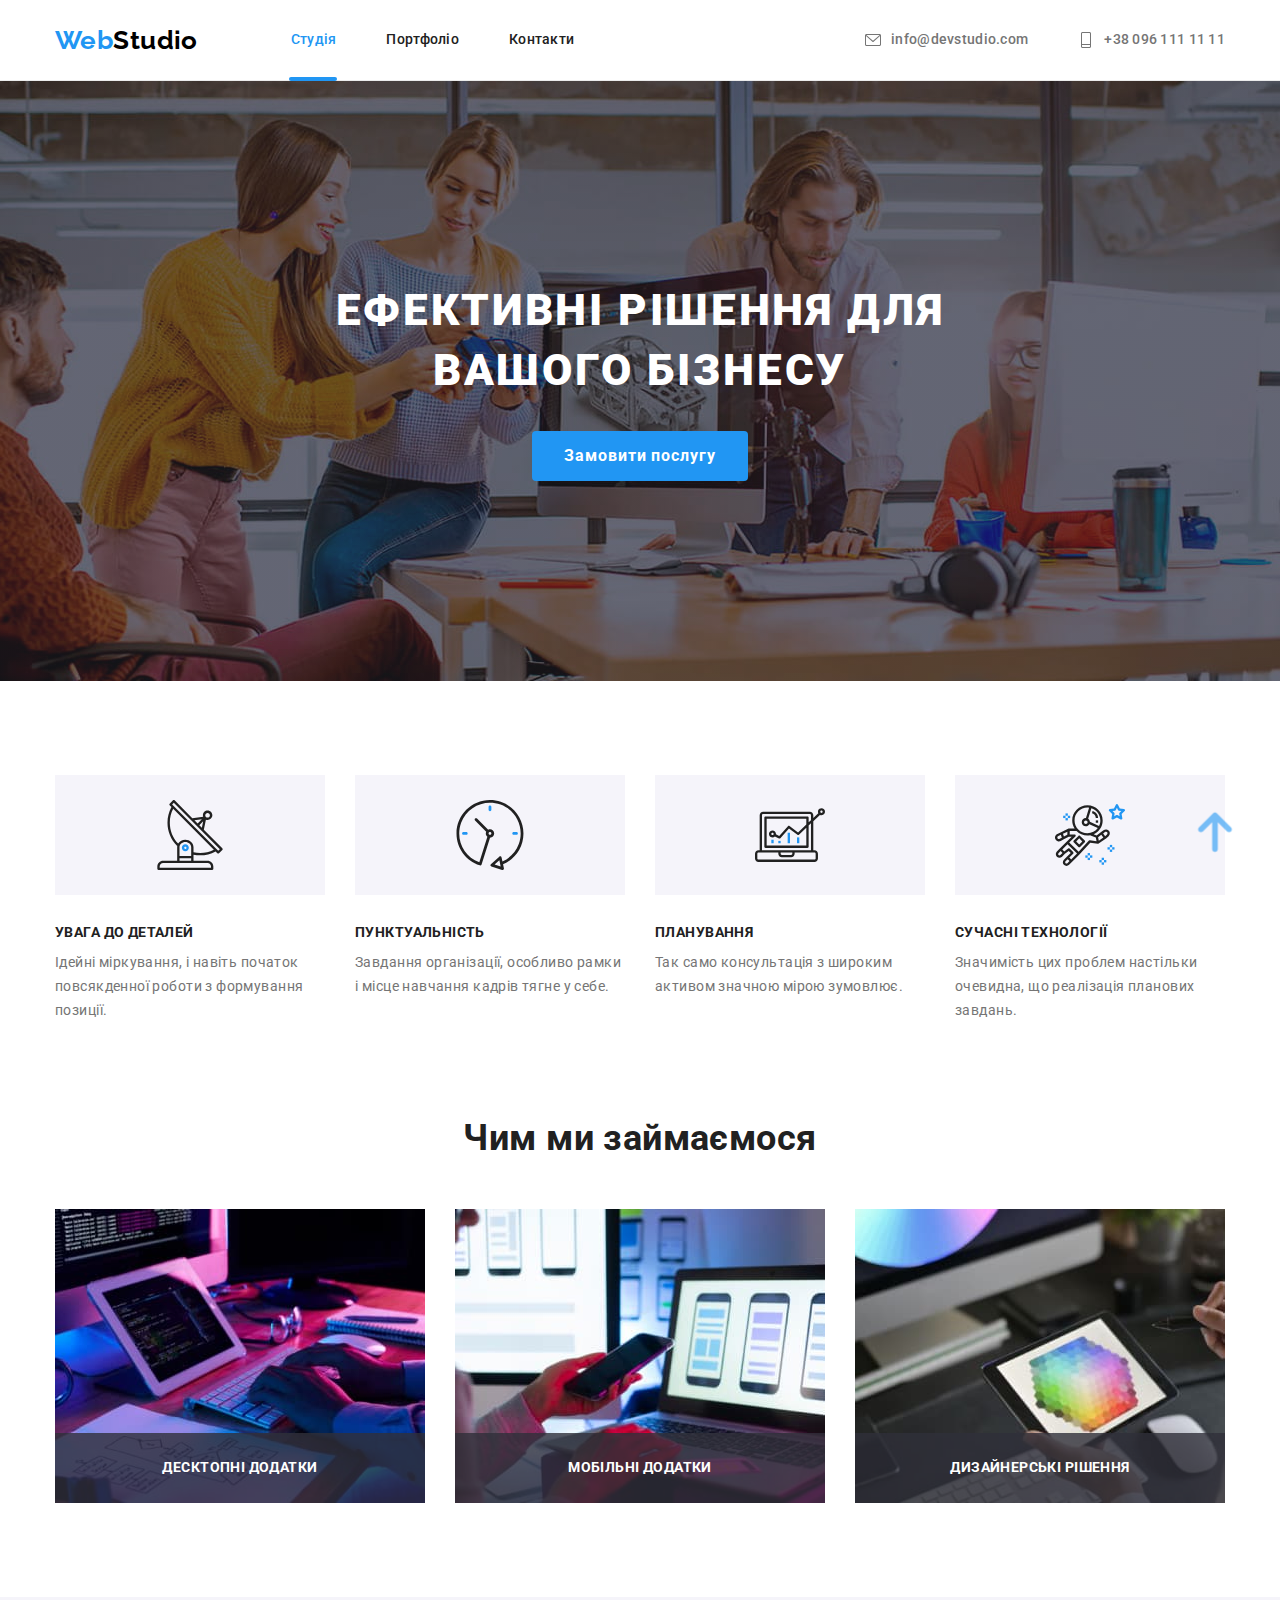
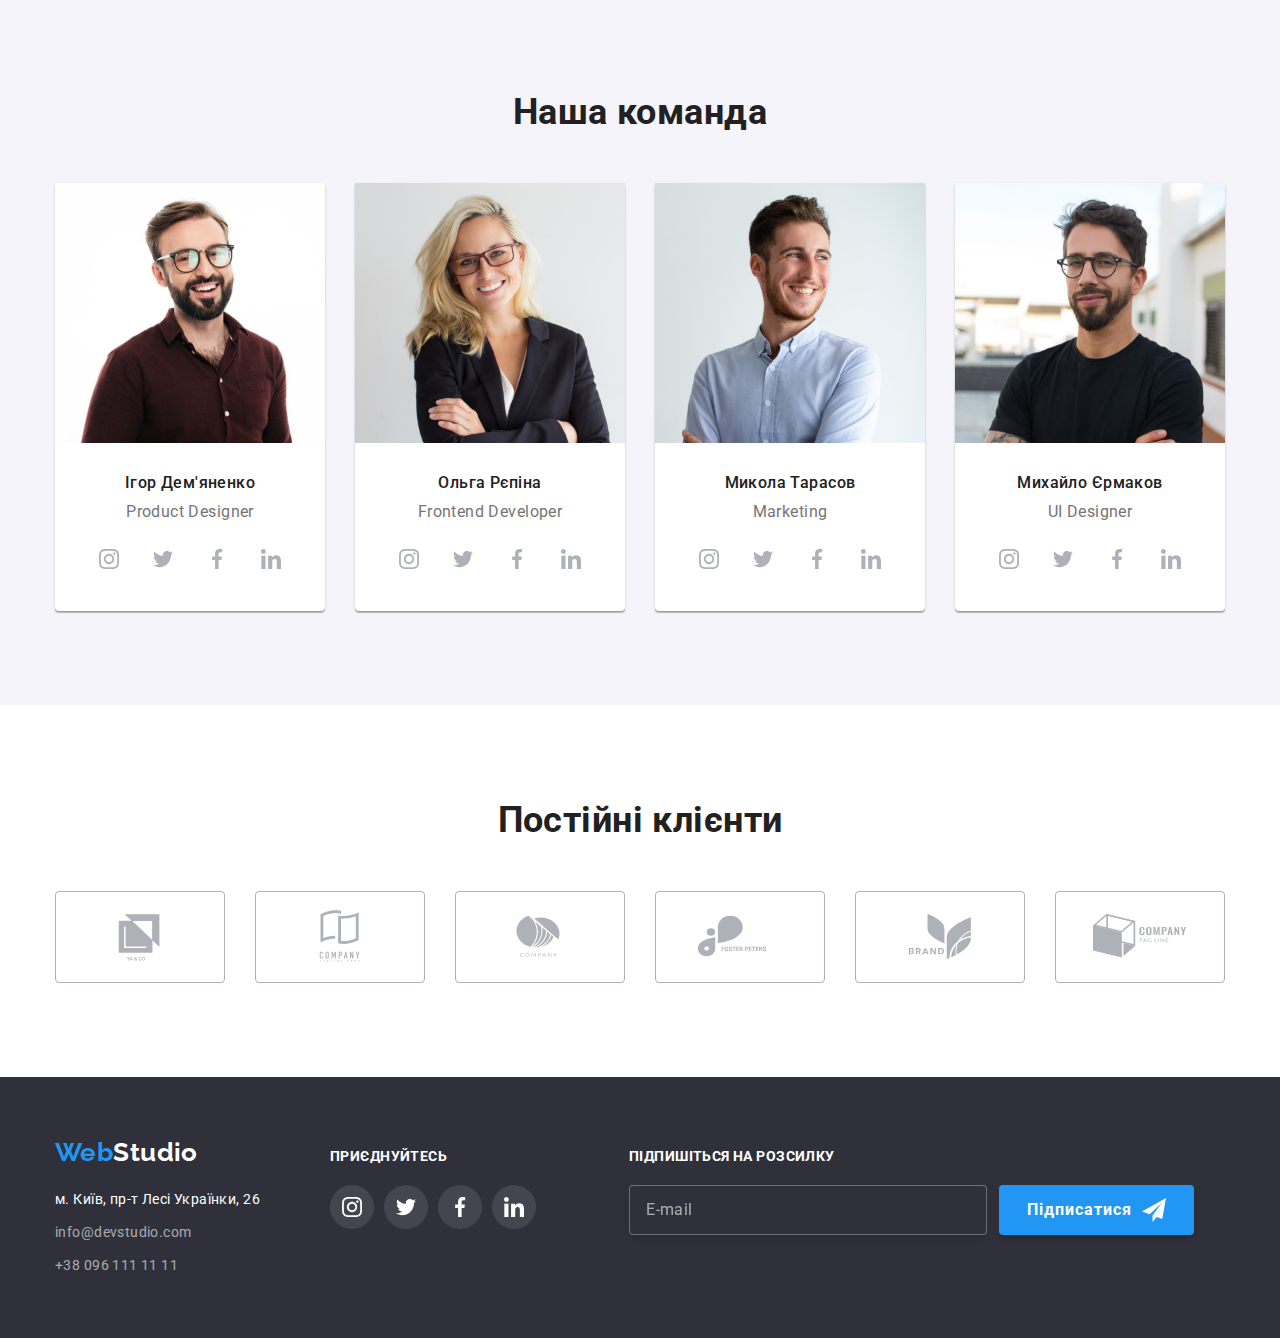
<file: index.html>
<!DOCTYPE html>
<html lang="uk">
	<head>
		<meta charset="UTF-8" />
		<meta http-equiv="X-UA-Compatible" content="IE=edge" />
		<meta name="viewport" content="width=device-width, initial-scale=1.0" />
		<meta name="description" content="Веб Студія" />
		<title>WebStudio</title>
		<link rel="preconnect" href="https://fonts.googleapis.com" />
		<link rel="preconnect" href="https://fonts.gstatic.com" crossorigin />
		<link href="https://fonts.googleapis.com/css2?family=Raleway:wght@700&family=Roboto:wght@400;500;700;900&display=swap" rel="stylesheet" />
		<link rel="stylesheet" href="https://cdnjs.cloudflare.com/ajax/libs/modern-normalize/1.1.0/modern-normalize.min.css">
		<link rel="stylesheet" href="./styles/styles.css" />
	</head>
	<body>
		
		<header class="header">
			<div class="container main-links">
			<nav
			class="main-nav">
				<a href="./index.html" class="logo" id="logo-up-link">
					<span class="logo-web">Web</span>Studio
				</a>
				<ul class="nav-list">
					<li class="nav-list-links"><a href="./index.html" class="studio">Студія</a></li>
					<li class="nav-list-links"><a href="./portfolio.html">Портфоліо</a></li>
					<li class="nav-list-links"><a href="">Контакти</a></li>
				</ul>
			</nav>

			<ul class="nav-contacts">
				<li class="nav-list-links"> 
				    <a href="mailto:info@devstudio.com"><svg class="nav-icon-mail">
					<use href="./images/icons-opt.svg#icon-envelope"></use></svg>info@devstudio.com</a>
			</li>
				<li class="nav-list-links">
					<a href="tel:+380961111111"><svg class="nav-icon-tel">
					<use href="./images/icons-opt.svg#icon-phone"></use></svg>+38 096 111 11 11</a>
				</li>
			</ul>
			</div>
		</header>
		
		<main>
			<section class="hero">
				<div class="container hero-title">
				<h1 class="main-title">Ефективні рішення для вашого бізнесу</h1>
				<button type="button" class="button-order" data-modal-open>Замовити послугу</button>
				</div>
			</section>
			

			<section class="features section-paddings">
				<div class="container">
				<h2 class="section-title visually-hidden">Особливості</h2>
				<ul class="features-items">
					<li>
						<div class="features-picture">
							<svg class="features-icon">
							<use href="./images/icons-opt.svg#icon-features-img-1"></use>
						</svg>
						</div>
						<h3>Увага до деталей</h3>
						<p >Ідейні міркування, і навіть початок повсякденної роботи з формування позиції.</p>
					</li>
					<li>
						<div class="features-picture">
							<svg class="features-icon">
							<use href="./images/icons-opt.svg#icon-features-img-2"></use>
						</svg>
						</div>
						<h3>Пунктуальність</h3>
						<p>Завдання організації, особливо рамки і місце навчання кадрів тягне у себе.</p>
					</li>
					<li>
						<div class="features-picture">
							<svg class="features-icon">
							<use href="./images/icons-opt.svg#icon-features-img-3"></use>
						</svg>
						</div>
						<h3>Планування</h3>
						<p>Так само консультація з широким активом значною мірою зумовлює.</p>
					</li>
					<li>
						<div class="features-picture">
							<svg class="features-icon">
							<use href="./images/icons-opt.svg#icon-features-img-4"></use>
						</svg>
						</div>
						<h3>Сучасні технології</h3>
						<p>Значимість цих проблем настільки очевидна, що реалізація планових завдань.</p>
					</li>
				</ul>
				</div>
			</section>

			<section class="our-work">
				<div class="container">
				<h2 class="section-title">Чим ми займаємося</h2>
				<ul class="our-work-list">
					<li class="our-work-items">
						<img src="./images/dekstop.jpg" alt="Зображення настільного комп'ютера" width="370" />
						<p class="our-work-img-description">Десктопні додатки</p>
					</li>
					<li class="our-work-items">
						<img src="./images/mobile.jpg" alt="Зображення мобільного телефону" width="370" />
						<p class="our-work-img-description">Мобільні додатки</p>
					</li>
					<li class="our-work-items">
						<img src="./images/tablet.jpg" alt="Зображення планшету" width="370" />
						<p class="our-work-img-description">Дизайнерські рішення</p>
					</li>
				</ul>
				</div>
			</section>

			<section class="our-team section-paddings">
				<div class="container">
				<h2 class="section-title">Наша команда</h2>
				<ul class="our-team-list">
					<li class="our-team-item">
						<img src="./images/ihor.jpg" alt="Фото Ігора Дем'яненка" width="270" />
						<div class="team-description">
						<h3 class="team-names">Ігор Дем'яненко</h3>
						<p class="team-position">Product Designer</p>
						<ul class="social-list">
							<li class="social-items"><a class="social-network" href="https://www.instagram.com/"> <svg class="social-icon"><use href="./images/icons-opt.svg#icon-instagram"></use></svg></a></li>
							<li class="social-items"><a class="social-network" href="https://twitter.com/"> <svg class="social-icon"><use href="./images/icons-opt.svg#icon-twitter"></use></svg></a></li>
							<li class="social-items"><a class="social-network" href="https://www.facebook.com/"> <svg class="social-icon"><use href="./images/icons-opt.svg#icon-facebook"></use></svg></a></li>
							<li class="social-items"><a class="social-network" href="https://www.linkedin.com/"> <svg class="social-icon"><use href="./images/icons-opt.svg#icon-linkedin"></use></svg></a></li>
						</ul>
						</div>
					</li>
					<li class="our-team-item">
						<img src="./images/olha.jpg" alt="Фото Ігора Дем'яненка" width="270" />
						<div class="team-description">
						<h3 class="team-names">Ольга Рєпіна</h3>
						<p class="team-position">Frontend Developer</p>
						<ul class="social-list">
							<li class="social-items"><a class="social-network" href="https://www.instagram.com/"> <svg class="social-icon"><use href="./images/icons-opt.svg#icon-instagram"></use></svg></a></li>
							<li class="social-items"><a class="social-network" href="https://twitter.com/"> <svg class="social-icon"><use href="./images/icons-opt.svg#icon-twitter"></use></svg></a></li>
							<li class="social-items"><a class="social-network" href="https://www.facebook.com/"> <svg class="social-icon"><use href="./images/icons-opt.svg#icon-facebook"></use></svg></a></li>
							<li class="social-items"><a class="social-network" href="https://www.linkedin.com/"> <svg class="social-icon"><use href="./images/icons-opt.svg#icon-linkedin"></use></svg></a></li>
						</ul>
						</div>	
					</li>
					<li class="our-team-item">
						<img src="./images/mykola.jpg" alt="Фото Ігора Дем'яненка" width="270" />
						<div class="team-description">
						<h3 class="team-names">Микола Тарасов</h3>
						<p class="team-position">Marketing</p>
						<ul class="social-list">
							<li class="social-items"><a class="social-network" href="https://www.instagram.com/"> <svg class="social-icon"><use href="./images/icons-opt.svg#icon-instagram"></use></svg></a></li>
							<li class="social-items"><a class="social-network" href="https://twitter.com/"> <svg class="social-icon"><use href="./images/icons-opt.svg#icon-twitter"></use></svg></a></li>
							<li class="social-items"><a class="social-network" href="https://www.facebook.com/"> <svg class="social-icon"><use href="./images/icons-opt.svg#icon-facebook"></use></svg></a></li>
							<li class="social-items"><a class="social-network" href="https://www.linkedin.com/"> <svg class="social-icon"><use href="./images/icons-opt.svg#icon-linkedin"></use></svg></a></li>
						</ul>
						</div>
					</li>
					<li class="our-team-item">
						<img src="./images/mykhailo.jpg" alt="Фото Ігора Дем'яненка" width="270" />
						<div class="team-description">
						<h3 class="team-names">Михайло Єрмаков</h3>
						<p class="team-position">UI Designer</p>
						<ul class="social-list">
							<li class="social-items"><a class="social-network" href="https://www.instagram.com/"> <svg class="social-icon"><use href="./images/icons-opt.svg#icon-instagram"></use></svg></a></li>
							<li class="social-items"><a class="social-network" href="https://twitter.com/"> <svg class="social-icon"><use href="./images/icons-opt.svg#icon-twitter"></use></svg></a></li>
							<li class="social-items"><a class="social-network" href="https://www.facebook.com/"> <svg class="social-icon"><use href="./images/icons-opt.svg#icon-facebook"></use></svg></a></li>
							<li class="social-items"><a class="social-network" href="https://www.linkedin.com/"> <svg class="social-icon"><use href="./images/icons-opt.svg#icon-linkedin"></use></svg></a></li>
						</ul>
						</div>
					</li>
				</ul>
				</div>
			</section>

			<section class="clients section-paddings">
				<div class="container">
				<h2 class="section-title">Постійні клієнти</h2>
				<ul class="clients-list">
					<li class="clients-item"><a class="client-link" href=""><svg class="client-icon"><use href="./images/icons-opt.svg#icon-company-logo-1"></use></svg></a></li>
					<li class="clients-item"><a class="client-link" href=""><svg class="client-icon"><use href="./images/icons-opt.svg#icon-company-logo-2"></use></svg></a></li>
					<li class="clients-item"><a class="client-link" href=""><svg class="client-icon"><use href="./images/icons-opt.svg#icon-company-logo-3"></use></svg></a></li>
					<li class="clients-item"><a class="client-link" href=""><svg class="client-icon"><use href="./images/icons-opt.svg#icon-company-logo-4"></use></svg></a></li>
					<li class="clients-item"><a class="client-link" href=""><svg class="client-icon"><use href="./images/icons-opt.svg#icon-company-logo-5"></use></svg></a></li>
					<li class="clients-item"><a class="client-link" href=""><svg class="client-icon"><use href="./images/icons-opt.svg#icon-company-logo-6"></use></svg></a></li>
				</ul>
				</div>
			</section>
		</main>


		<footer class="footer">
		  <div class="container footer-sections">
			 <div class="footer-address">
			  <a href="./index.html" class="logo-footer">
				 <span class="logo-web">Web</span>Studio
			  </a>
			
			  <address>
				 <ul>
					<li class="address-item">
						<a href="https://goo.gl/maps/wGMn161sauySzobh9" target="_blank" rel="noopener noreferrer nofollow" class="footer-adress">м. Київ, пр-т Лесі Українки, 26</a>
					</li>
					<li class="address-item">
						<a href="mailto:info@devstudio.com" class="footer-contacts">info@devstudio.com</a>
					</li>
					<li class="address-item">
						<a href="tel:+380961111111" class="footer-contacts">+38 096 111 11 11</a>
					</li>
				</ul>
			  </address>
			 </div>
			 <div class="container-join">
				<p class="title-join">Приєднуйтесь</p>
				<ul class="join-list">
					<li class="join-item">
						<a class="join-link" href="">
							<svg class="join-icons" width="20px" height="20px">
								<use href="./images/icons-opt.svg#icon-instagram"></use>
							</svg>
						</a>
					</li>
					<li class="join-item">
						<a class="join-link" href="">
							<svg class="join-icons" width="20px" height="20px">
								<use href="./images/icons-opt.svg#icon-twitter"></use>
							</svg>
						</a>
					</li>
					<li class="join-item">
						<a class="join-link" href="">
							<svg class="join-icons" width="20px" height="20px">
								<use href="./images/icons-opt.svg#icon-facebook"></use>
							</svg>
						</a>
					</li>
					<li class="join-item">
						<a class="join-link" href="">
							<svg class="join-icons" width="20px" height="20px">
								<use href="./images/icons-opt.svg#icon-linkedin	"></use>
							</svg>
						</a>
					</li>
				</ul>
			 </div>

			 <div class="footer-subscription" role="group">
				<p class="title-join">Підпишіться на розсилку</p>
				<form class="footer-form-div" >
				<label class="footer-subscription-label">
					<input class="input-email" type="email" name="email" placeholder="E-mail"></label>
					<button class="subscription-button" type="submit">Підписатися<svg class="subscription-icon" width="24px" height="24px">
						<use href="./images/icons-opt.svg#icon-send"></use>
					</svg> </button></form>
			 </div>
	      </div>
		</footer>

		<a class="up-link" href="#logo-up-link">
			<svg class="up-icon" width="50px" height="50px">
				<use href="./images/icons-opt.svg#icon-arrow-up"></use>
			</svg>
		</a>

		<div class="backdrop is-hidden" data-modal>
			<div class="modal">
				<button class="modal-button-close" data-modal-close> <svg class="modal-button-icon" width="18px" height="18px">
					<use href="./images/icons-opt.svg#icon-close-button"></use>
				</svg> </button>
				<p class="modal-text">Залиште свої дані, ми вам передзвонимо</p>
				<form class="madal-form">
					<div class="form-field">
						<svg class="modal-icon" width="18px" height="18px">
							<use href="./images/icons-opt.svg#icon-person-modal"></use>
						</svg>
						<label class="field-label" for="user-name">Ім'я</label>
						<input class="form-input" type="text" name="name" id="user-name" >
					</div>
					<div class="form-field">
						<svg class="modal-icon" width="18px" height="18px">
							<use href="./images/icons-opt.svg#icon-phone-modal"></use>
						</svg>
						<label class="field-label" for="user-tel">Телефон</label>
						<input class="form-input" type="tel" name="phone number" id="user-tel">
					</div>
					<div class="form-field">
						<svg class="modal-icon" width="18px" height="18px">
							<use href="./images/icons-opt.svg#icon-email-modal"></use>
						</svg>
						<label class="field-label" for="user-email">Пошта</label>
						<input class="form-input" type="email" name="email" id="user-email">
					</div>
					<div class="form-field">
						<label class="field-label" for="user-comment">Коментар</label>
						<textarea class="form-textarea" name="user comment" id="user-comment" placeholder="Введіть текст"></textarea>
					</div>
					<div class="form-field inline-direction">	
						<label class="field-label checkbox-label" for="checkbox">
							<input class="form-input-checkbox" type="checkbox" name="terms policy" id="checkbox">
							<div class="checkbox-icon"></div><span><span class="agreed-text">Погоджуюся з розсилкою та приймаю</span> <a class="agreed-link" href="">Умови договору</a></span>
						</label>
					</div>
					<button class="subscription-button alt-submit-button" type="submit">Відправити</button>
				</form>
			</div>
		</div>
		<script src="./js/modal.js"></script>
	</body>
</html>
</file>
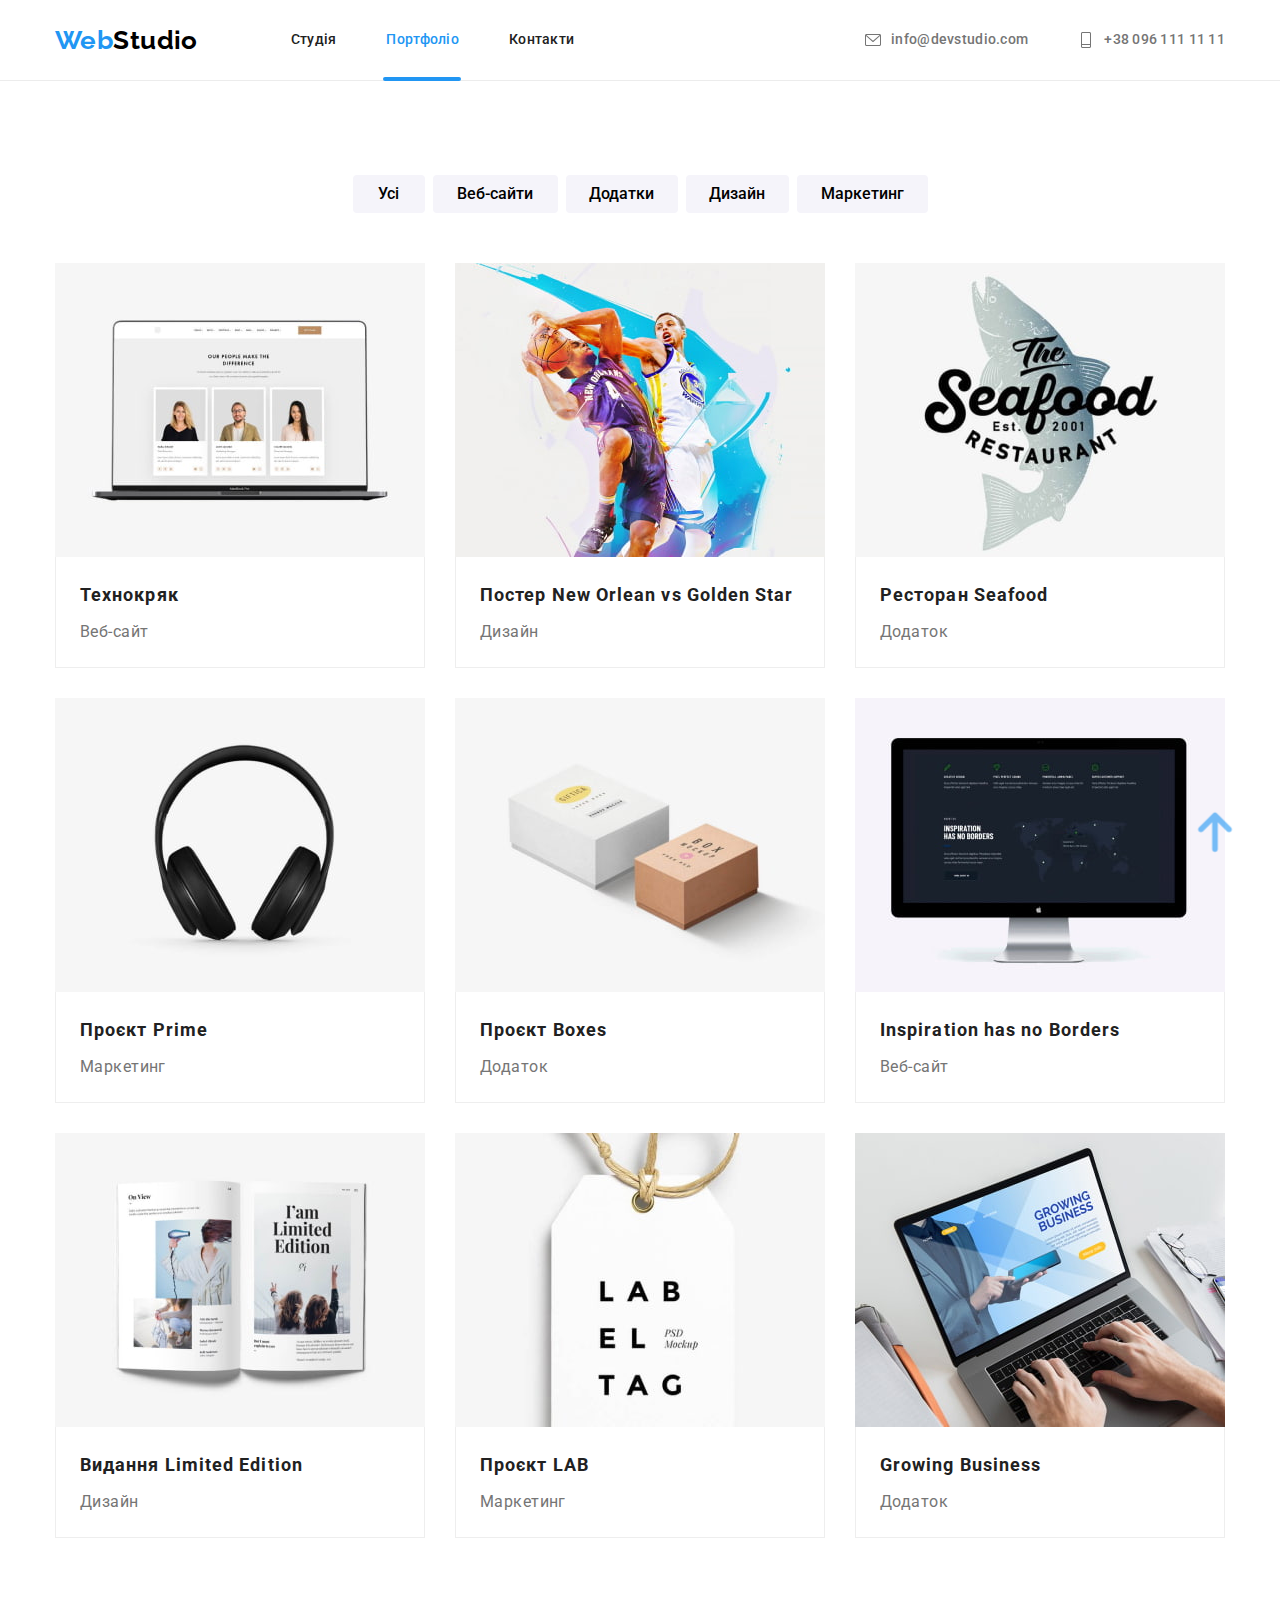
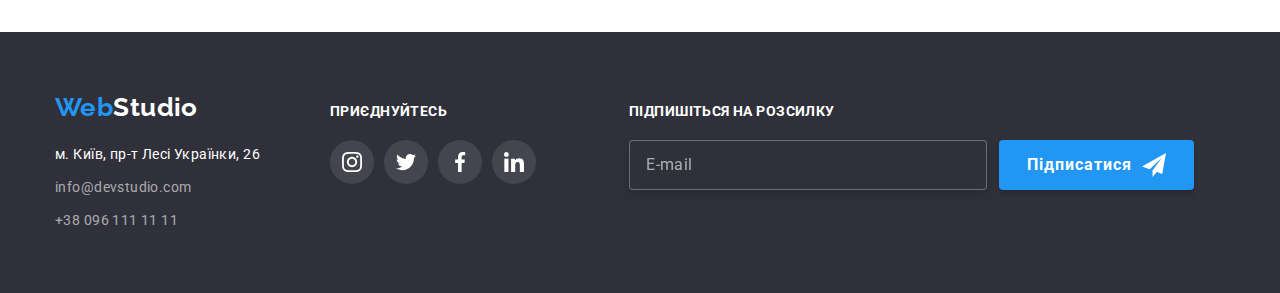
<file: portfolio.html>
<!DOCTYPE html>
<html lang="uk">
	<head>
		<meta charset="UTF-8" />
		<meta http-equiv="X-UA-Compatible" content="IE=edge" />
		<meta name="viewport" content="width=device-width, initial-scale=1.0" />
		<meta name="description" content="Веб Студія" />
		<title>Портфоліо</title>
		<link rel="preconnect" href="https://fonts.googleapis.com" />
		<link rel="preconnect" href="https://fonts.gstatic.com" crossorigin />
		<link href="https://fonts.googleapis.com/css2?family=Raleway:wght@700&family=Roboto:wght@400;500;700;900&display=swap" rel="stylesheet" />
		<link rel="stylesheet" href="https://cdnjs.cloudflare.com/ajax/libs/modern-normalize/1.1.0/modern-normalize.min.css">
		<link rel="stylesheet" href="./styles/styles.css" />
	</head>
	<body>
		<header class="header">
			<div class="container main-links">
			<nav
			class="main-nav">
				<a href="./index.html" class="logo" id="logo-up-link">
					<span class="logo-web">Web</span>Studio
				</a>
				<ul class="nav-list">
					<li class="nav-list-links"><a href="./index.html">Студія</a></li>
					<li class="nav-list-links"><a href="./portfolio.html" class="portfolio">Портфоліо</a></li>
					<li class="nav-list-links"><a href="">Контакти</a></li>
				</ul>
			</nav>

			<ul class="nav-contacts">
				<li class="nav-list-links"> 
				    <a href="mailto:info@devstudio.com"><svg class="nav-icon-mail">
					<use href="./images/icons-opt.svg#icon-envelope"></use></svg>info@devstudio.com</a>
			</li>
				<li class="nav-list-links">
					<a href="tel:+380961111111"><svg class="nav-icon-tel">
					<use href="./images/icons-opt.svg#icon-phone"></use></svg>+38 096 111 11 11</a>
				</li>
			</ul>
			</div>
		</header>
		<main>
			<section class="section-portfolio section-paddings">
				<div class="container">
				<h1 class="visually-hidden">Перелік портфоліо</h1>
					<ul class="portfolio-list-button">
					<li><button type="button" class="portfolio-button button-first">Усі</button></li>
					<li><button type="button" class="portfolio-button button-second"> Веб&#8209;сайти</button></li>
					<li><button type="button" class="portfolio-button button-third">Додатки</button></li>
					<li><button type="button" class="portfolio-button button-fourth">Дизайн</button></li>
					<li><button type="button" class="portfolio-button button-fifth">Маркетинг</button></li>
					</ul>

					<ul class="portfolio-list">
					<li>
						<a class="portfolio-link" href="">
							<div class="portfolio-description">
							<img src="./images/portfolio/img1.jpg" alt="ноутбук з картками працбвників" width="370" height="294" class="portfolio-img" />
							<p class="portfolio-img-description">Ресурс пропонує комплексні пропозиції з різним рівнем функціоналу та сервісів. Все це дозволить відвідувачу отримати вичерпні відомості про компанію чи приватну особу.</p>
							</div>
							<div class="portfolio-border">
							<h2 class="portfolio-title">Технокряк</h2>
							<p class="portfolio-text">Веб-сайт</p>
							</div>
						</a>
					</li>
					<li>
						<a class="portfolio-link" href="">
							<div class="portfolio-description">
							<img src="./images/portfolio/img2.jpg" alt="2 баскетболіста під час гри" width="370" height="294" />
							<p class="portfolio-img-description">Ресурс пропонує комплексні пропозиції з різним рівнем функціоналу та сервісів. Все це дозволить відвідувачу отримати вичерпні відомості про компанію чи приватну особу.</p>
							</div>
							<div class="portfolio-border">
							<h2 class="portfolio-title">Постер New Orlean vs Golden Star</h2>
							<p class="portfolio-text">Дизайн</p>
							</div>
						</a>
					</li>
					<li>
						<a class="portfolio-link" href="">
							<div class="portfolio-description">
							<img src="./images/portfolio/img3.jpg" alt="вивіска рибного ресторану" width="370" height="294" />
							<p class="portfolio-img-description">Ресурс пропонує комплексні пропозиції з різним рівнем функціоналу та сервісів. Все це дозволить відвідувачу отримати вичерпні відомості про компанію чи приватну особу.</p>
							</div>
							<div class="portfolio-border">
							<h2 class="portfolio-title">Ресторан Seafood</h2>
							<p class="portfolio-text">Додаток</p>
							</div>
						</a>
					</li>
					<li>
						<a class="portfolio-link" href="">
							<div class="portfolio-description">
							<img src="./images/portfolio/img4.jpg" alt="навушники" width="370" height="294" />
							<p class="portfolio-img-description">Ресурс пропонує комплексні пропозиції з різним рівнем функціоналу та сервісів. Все це дозволить відвідувачу отримати вичерпні відомості про компанію чи приватну особу.</p>
							</div>
							<div class="portfolio-border">
							<h2 class="portfolio-title">Проєкт Prime</h2>
							<p class="portfolio-text">Маркетинг</p>
							</div>
						</a>
					</li>
					<li>
						<a class="portfolio-link" href="">
							<div class="portfolio-description">
							<img src="./images/portfolio/img5.jpg" alt="дві картонні коробки" width="370" height="294" />
							<p class="portfolio-img-description">Ресурс пропонує комплексні пропозиції з різним рівнем функціоналу та сервісів. Все це дозволить відвідувачу отримати вичерпні відомості про компанію чи приватну особу.</p>
							</div>
							<div  class="portfolio-border">
							<h2 class="portfolio-title">Проєкт Boxes</h2>
							<p class="portfolio-text">Додаток</p>
							</div>
						</a>
					</li>
					<li>
						<a class="portfolio-link" href="">
							<div class="portfolio-description">
							<img src="./images/portfolio/img6.jpg" alt="монітор" width="370" height="294" />
							<p class="portfolio-img-description">Ресурс пропонує комплексні пропозиції з різним рівнем функціоналу та сервісів. Все це дозволить відвідувачу отримати вичерпні відомості про компанію чи приватну особу.</p>
							</div>
							<div  class="portfolio-border">
							<h2 class="portfolio-title">Inspiration has no Borders</h2>
							<p class="portfolio-text">Веб-сайт</p>
							</div>
						</a>
					</li>
					<li>
						<a class="portfolio-link" href="">
							<div class="portfolio-description">
							<img src="./images/portfolio/img7.jpg" alt="розгорнутий журнал" width="370" height="294" />
							<p class="portfolio-img-description">Ресурс пропонує комплексні пропозиції з різним рівнем функціоналу та сервісів. Все це дозволить відвідувачу отримати вичерпні відомості про компанію чи приватну особу.</p>
							</div>
							<div  class="portfolio-border">
							<h2 class="portfolio-title">Видання Limited Edition</h2>
							<p class="portfolio-text">Дизайн</p>
							</div>
						</a>
					</li>
					<li>
						<a class="portfolio-link" href="">
							<div class="portfolio-description">
							<img src="./images/portfolio/img8.jpg" alt="лейба" width="370" height="294" />
							<p class="portfolio-img-description">Ресурс пропонує комплексні пропозиції з різним рівнем функціоналу та сервісів. Все це дозволить відвідувачу отримати вичерпні відомості про компанію чи приватну особу.</p>
							</div>
							<div class="portfolio-border">
							<h2 class="portfolio-title">Проєкт LAB</h2>
							<p class="portfolio-text">Маркетинг</p>
							</div>
						</a>
					</li>
					<li>
						<a class="portfolio-link" href="">
							<div class="portfolio-description">
							<img src="./images/portfolio/img9.jpg" alt="людина за ноутбуком" width="370" height="294" />
							<p class="portfolio-img-description">Ресурс пропонує комплексні пропозиції з різним рівнем функціоналу та сервісів. Все це дозволить відвідувачу отримати вичерпні відомості про компанію чи приватну особу.</p>
							</div>
							<div class="portfolio-border">
							<h2 class="portfolio-title">Growing Business</h2>
							<p class="portfolio-text">Додаток</p>
							</div>
						</a>
					</li>
				</ul>
				</div>
			</section>
		</main>

		<footer class="footer">
		  <div class="container footer-sections">
			 <div class="footer-address">
			  <a href="./index.html" class="logo-footer">
				 <span class="logo-web">Web</span>Studio
			  </a>
			
			  <address>
				 <ul>
					<li class="address-item">
						<a href="https://goo.gl/maps/wGMn161sauySzobh9" target="_blank" rel="noopener noreferrer nofollow" class="footer-adress">м. Київ, пр-т Лесі Українки, 26</a>
					</li>
					<li class="address-item">
						<a href="mailto:info@devstudio.com" class="footer-contacts">info@devstudio.com</a>
					</li>
					<li class="address-item">
						<a href="tel:+380961111111" class="footer-contacts">+38 096 111 11 11</a>
					</li>
				</ul>
			  </address>
			 </div>
			 <div class="container-join">
				<p class="title-join">Приєднуйтесь</p>
				<ul class="join-list">
					<li class="join-item">
						<a class="join-link" href="">
							<svg class="join-icons" width="20px" height="20px">
								<use href="./images/icons-opt.svg#icon-instagram"></use>
							</svg>
						</a>
					</li>
					<li class="join-item">
						<a class="join-link" href="">
							<svg class="join-icons" width="20px" height="20px">
								<use href="./images/icons-opt.svg#icon-twitter"></use>
							</svg>
						</a>
					</li>
					<li class="join-item">
						<a class="join-link" href="">
							<svg class="join-icons" width="20px" height="20px">
								<use href="./images/icons-opt.svg#icon-facebook"></use>
							</svg>
						</a>
					</li>
					<li class="join-item">
						<a class="join-link" href="">
							<svg class="join-icons" width="20px" height="20px">
								<use href="./images/icons-opt.svg#icon-linkedin	"></use>
							</svg>
						</a>
					</li>
				</ul>
			 </div>
			 <div class="footer-subscription" role="group">
				<p class="title-join">Підпишіться на розсилку</p>
				<form class="footer-form-div" >
				<label class="footer-subscription-label">
					<input class="input-email" type="email" name="email" placeholder="E-mail"></label>
					<button class="subscription-button" type="submit"><span class="subscription-button-text">Підписатися</span><svg class="subscription-icon" width="24px" height="24px">
						<use href="./images/icons-opt.svg#icon-send"></use>
					</svg> </button></form>
			 </div>
	      </div>
		</footer>

		<a class="up-link" href="#logo-up-link">
			<svg class="up-icon" width="50px" height="50px">
				<use href="./images/icons-opt.svg#icon-arrow-up"></use>
			</svg>
		</a>

		
	</body>
</html>
</file>
<file: styles/styles.css>
:root {
    --brand-color: #2196F3;
    --primary-text-color: #212121;
}

body {
    color: var(--primary-text-color);
    background-color: #FFFFFF;

    text-decoration: none;
    font-family: roboto, arial, sans-serif;
    letter-spacing: 0.03em;
    font-size: 14px;
}

h1,
h2,
h3,
h4,
h5,
h6,
ul,
p {
    margin: 0;
    padding: 0;
}

img {
    display: block;
}

.container {
    width: 1200px;
    padding-left: 15px;
    padding-right: 15px;
    margin-left: auto;
    margin-right: auto;
    /* outline: 2px solid red; */
}

.section-paddings {
    padding-top: 94px;
    padding-bottom: 94px;
}

/* Resets  */
.no-padding-bottom {
    padding-bottom: 0;
}

.no-padding-top {
    padding-top: 0;
}

/* Header */

.logo {
    margin-right: 93px;

    color: #000000;
    font-family: raleway, arial, sans-serif;
    font-weight: 700;
    font-size: 26px;
    line-height: 1.19;
}

.header {
    border-bottom: 1px solid #ECECEC;
}

.header ul {
    list-style: none;
}

.header a {
    text-decoration: none;
}


.logo-web {
    color: var(--brand-color);
}

.nav-list {
    display: flex;
    font-weight: 500;
    line-height: 1.14;
    letter-spacing: 0.02em;

}

.nav-contacts {
    margin-left: auto;
}

.nav-list a {
    color: var(--primary-text-color);
    display: inline-block;
    padding-top: 32px;
    padding-bottom: 32px;
    transition: color 250ms cubic-bezier(0.4, 0, 0.2, 1);
}

.nav-list a:hover,
.nav-list a:focus {
    color: var(--brand-color);

}

.nav-contacts {
    display: flex;
    font-weight: 500;
    line-height: 1.14;
    letter-spacing: 0.02em;
}

.nav-contacts a {
    color: #757575;
    display: inline-block;
    padding-top: 32px;
    padding-bottom: 32px;
    transition: color 250ms cubic-bezier(0.4, 0, 0.2, 1);
}



.nav-contacts a:hover,
.nav-contacts a:focus {
    color: var(--brand-color);
}



.nav-list .studio {
    color: var(--brand-color);
    position: relative;
}
.nav-list .studio::after,
.nav-list .portfolio::after {
position: absolute;
content: "";
width: 48px;
height: 4px;
bottom: -1px;
left: -2px;

background-color: var(--brand-color);
border-radius: 2px; 
}
.nav-list .portfolio::after {
width: 78px;
left: -3px;
}

.nav-list .portfolio {
    color: var(--brand-color);
    position: relative;
}

.main-links,
.main-nav {
    display: flex;
    align-items: center;
}

.nav-list-links a {
    display: flex;
    align-items: center;
}

.nav-list-links:not(:last-child) {
    margin-right: 50px;
}

.nav-icon-mail {
    width: 16px;
    height: 16px;
    fill: currentColor;
    margin-right: 10px;
}

.nav-icon-tel {
    width: 16px;
    height: 16px;
    fill: currentColor;
    margin-right: 10px;
}



/* hero */
.hero {
    max-width: 1600px;
    height: 600px;
    margin-left: auto;
    margin-right: auto;
    text-align: center;
    padding-top: 200px;
    padding-bottom: 200px;
    background-image: linear-gradient(rgba(47, 48, 58, 0.4), rgba(47, 48, 58, 0.4)), url(../images/bkg-image.jpg);
    background-position: center;
    background-size: cover;

}

.hero-title {
    width: 700px;
}

.main-title {
    margin-bottom: 30px;
    font-size: 44px;
    line-height: 1.36;
    font-weight: 900;
    text-align: center;
    letter-spacing: 0.06em;
    text-transform: uppercase;

    color: #FFFFFF;
}

.button-order {
    padding: 10px 32px;
    background-color: var(--brand-color);
    color: #FFFFFF;

    font-weight: 700;
    font-size: 16px;
    line-height: 1.88;
    text-align: center;
    letter-spacing: 0.06em;
    cursor: pointer;
    box-sizing: border-box;
    border: var(--brand-color);
    border-radius: 4px;
    transition: background-color 250ms cubic-bezier(0.4, 0, 0.2, 1), 
    box-shadow 250ms cubic-bezier(0.4, 0, 0.2, 1);
}

.button-order:hover,
.button-order:focus {
    background-color: #188CE8;
    box-shadow: 0px 4px 4px rgba(0, 0, 0, 0.15);
}

.visually-hidden {
    position: absolute;
    white-space: nowrap;
    width: 1px;
    height: 1px;
    overflow: hidden;
    border: 0;
    padding: 0;
    clip: rect(0 0 0 0);
    clip-path: inset(50%);
    margin: -1px;
}

/* Features */
.features h3 {
    font-weight: 700;
    line-height: 1.14;
    text-transform: uppercase;
}

.features p {
    line-height: 1.71;

    color: #757575;
}

.features ul {
    list-style: none;
}

.features-items {
    display: flex;
    gap: 30px;

}

.features-items h3 {
    margin-bottom: 10px;
    font-size: 14px;
}

.features-items li {
    width: calc((100%-3*30)/4)
}

.features-picture {

    width: 270px;
    height: 120px;
    display: flex;
    align-items: center;
    justify-content: center;
    margin-bottom: 30px;

    background-color: #F5F4FA;
}

.features-icon {
    width: 70px;
    height: 70px;
}


/* Our work */
.our-work {
    padding-bottom: 94px;
}

.section-title {
    font-weight: 700;
    font-size: 36px;
    line-height: 1.17;
    text-align: center;
    margin-bottom: 50px;
}

.our-work ul {
    list-style: none;
    display: flex;
    gap: 30px;
}

.our-work li {
    position: relative;
    width: calc((100%-2*30)/3);
}
.our-work-img-description {
    position: absolute;
    display: flex;
    align-items: center;
    justify-content: center;
    width: 100%;
    height: 70px;
    bottom: 0;

    font-weight: 700;
    font-size: 14px;
    line-height: 1.14;
    letter-spacing: 0.03em;
    text-transform: uppercase;
    
    color: #FFFFFF;
    background-color: rgba(47, 48, 58, 0.8);;
    
}

/* Our team */
.our-team {
    background-color: #F5F4FA;
}

.our-team-list {
    list-style: none;
    display: flex;
    gap: 30px;
}

.team-names {
    margin-bottom: 10px;
    font-weight: 500;
    font-size: 16px;
    line-height: 1.19;

    text-align: center;
}

.team-position {

    font-size: 16px;
    line-height: 1.19;
    text-align: center;
    margin-bottom: 16px;

    color: #757575;
}

.our-team-list li {
    width: calc((100%-3*30)/4);
    background-color: #FFFFFF;
}

.our-team .team-description {
    padding: 30px 32px;
}

.social-list {
    display: flex;
    list-style: none;
}

.social-items:not(:last-child) {
    margin-right: 10px;
}

.social-network {
    display: flex;
    width: 44px;
    height: 44px;
    justify-content: center;
    align-items: center;
    background-color: #FFFFFF;
    border-radius: 50%;
    fill: #AFB1B8;
    transition: background-color 250ms cubic-bezier(0.4, 0, 0.2, 1),
    fill 250ms cubic-bezier(0.4, 0, 0.2, 1);
}

.social-network:hover,
.social-network:focus {
    background-color: var(--brand-color);
    fill: #FFFFFF;
}

.social-icon {
    width: 20px;
    height: 20px;
}

.our-team-item {
    box-shadow: 0px 1px 3px rgba(0, 0, 0, 0.12), 0px 1px 1px rgba(0, 0, 0, 0.14), 0px 2px 1px rgba(0, 0, 0, 0.2);
    border-radius: 0px 0px 4px 4px;
}

/* Our clients  */

.clients-list {
    display: flex;
    list-style: none;
    gap: 30px;
}

.client-link {
    display: flex;
    justify-content: center;
    align-items: center;
    width: 170px;
    height: 92px;
    fill: #AFB1B8;

    border: 1px solid #AFB1B8;
    border-radius: 4px;
    transition: fill 250ms cubic-bezier(0.4, 0, 0.2, 1),
    border 250ms cubic-bezier(0.4, 0, 0.2, 1);
}

.client-icon {
    width: 106px;
    height: 60px;
}

.client-link:hover,
.client-link:focus {
    fill: var(--brand-color);
    border: 1px solid var(--brand-color);
}

/* Footer  */
.footer {
    padding-top: 60px;
    padding-bottom: 60px;

    background-color: #2F303A;
}


.footer a {
    text-decoration: none;
    font-style: normal;
}

.logo-footer {
    display: flex;
    margin-bottom: 20px;
    font-family: raleway, arial, sans-serif;
    font-weight: 700;
    font-size: 26px;
    line-height: 1.19;
    color: #FFFFFF;
}

.footer ul {
    list-style: none;

}

.footer-adress {
    line-height: 1.71;

    color: #FFFFFF;
}

.footer-contacts {
    line-height: 1.71;
    color: rgba(255, 255, 255, 0.6);
    transition: color 250ms cubic-bezier(0.4, 0, 0.2, 1);
}

.footer-contacts:hover,
.footer-contacts:focus {
    color: var(--brand-color);
}

/* .footer-contacts:focus {
    color: var(--brand-color);
} */

.footer .address-item:not(:last-child) {
    margin-bottom: 9px;

}

.footer-address {
    margin-right: 70px;
}

.footer-sections {
    display: flex;
    align-items: baseline;
}

.container-join {
    width: 206px;
    margin-right: 93px;
}

.title-join {
    margin-bottom: 20px;
    font-weight: 700;
    font-size: 14px;
    line-height: 1.14;
    letter-spacing: 0.03em;
    text-transform: uppercase;

    color: #FFFFFF;
}

.join-list {
    display: flex;
    gap: 10px;
}

.join-link {
    display: flex;
    justify-content: center;
    align-items: center;
    width: 44px;
    height: 44px;
    border-radius: 50%;
    background-color: #FFFFFF1A;
    margin-bottom: 0;
    transition: background-color 250ms cubic-bezier(0.4, 0, 0.2, 1);
}

.join-icons {
    fill: #FFFFFF;
}

.join-link:hover,
.join-link:focus {
    background-color: var(--brand-color);

}
.footer-form-div {
    display: flex;
}
.footer-subscription-label{
    margin-right: 12px;
}
.input-email {
    width: 358px;
    height: 50px;
    padding-left: 16px;
    background-color: #2F303A;
    border: 1px solid rgba(255, 255, 255, 0.3);
    filter: drop-shadow(0px 4px 4px rgba(0, 0, 0, 0.15));
    border-radius: 4px;
    color: #FFFFFF;
}
.input-email:focus {
    outline: none;
    border-color: var(--brand-color);
}


.input-email::placeholder {
    
    font-family: roboto,arial,sans-serif;
    font-weight: 400;
    font-size: 16px;
    line-height: 1.25;
    letter-spacing: 0.03em;
        
    color: rgba(255, 255, 255, 0.6);
}
.subscription-button {
    display: flex;
    align-items: center;
    justify-content: center;
    gap: 10px;
    padding: 10px 28px;
    cursor: pointer;

    font-weight: 700;
    font-size: 16px;
    line-height: 1.88;
    font-family: roboto, arial, sans-serif;
    
    letter-spacing: 0.06em;
    color: #FFFFFF;

    background-color: #2196F3;
    box-shadow: 0px 4px 4px rgba(0, 0, 0, 0.15);
    border: 0px;
    border-radius: 4px;
    transition: background-color 250ms cubic-bezier(0.4, 0, 0.2, 1),
    box-shadow 250ms cubic-bezier(0.4, 0, 0.2, 1);
}
.subscription-button:hover,
.subscription-button:focus {
    background-color: #188CE8;
    box-shadow: 0px 4px 4px rgba(0, 0, 0, 0.15);
}

/* Portfolio page */
/* Buttons */
.portfolio-button {
    border: 0px;
    background-color: #F5F4FA;
    border-radius: 4px;

    font-weight: 500;
    font-size: 16px;
    line-height: 1.62;
    text-align: center;
    cursor: pointer;
    transition: background-color 250ms cubic-bezier(0.4, 0, 0.2, 1),
    color 250ms cubic-bezier(0.4, 0, 0.2, 1),
    box-shadow 250ms cubic-bezier(0.4, 0, 0.2, 1);
}

.button-first {
    padding: 6px 25.5px;
}

.button-second {
    padding: 6px 24.5px;
}

.button-third {
    padding: 6px 23.5px;
}

.button-fourth {
    padding: 6px 23.5px;
}

.button-fifth {
    padding: 6px 24px;
}

.portfolio-button:hover,
.portfolio-button:focus {
    background-color: var(--brand-color);
    color: #FFFFFF;
    box-shadow: 0px 3px 1px rgba(0, 0, 0, 0.1), 0px 1px 2px rgba(0, 0, 0, 0.08), 0px 2px 2px rgba(0, 0, 0, 0.12);
}

.portfolio-list-button {
    list-style: none;
    display: flex;
    gap: 8px;
    justify-content: center;
    margin-bottom: 50px;
}

.portfolio-cont {
    padding-bottom: 50px;
}

/* Section portfolio */

.section-portfolio ul {
    list-style: none;
}

.section-portfolio a {
    display: block;
    text-decoration: none;
    color: var(--primary-text-color);
}

.portfolio-title {
    margin-bottom: 4px;

    font-weight: 700;
    font-size: 18px;
    line-height: 2;
    letter-spacing: 0.06em;

}

.portfolio-text {
    font-weight: 400;
    font-size: 16px;
    line-height: 1.88;

    color: #757575;
}

.portfolio-list {
    display: flex;
    flex-wrap: wrap;
    gap: 30px;

}

.portfolio-border {
    border-left: 1px solid #EEEEEE;
    border-right: 1px solid #EEEEEE;
    border-bottom: 1px solid #EEEEEE;
    /* width: 370px; */
}

.portfolio-border  {
    padding: 20px 24px;
}

.portfolio-link {
    transition: box-shadow 250ms cubic-bezier(0.4, 0, 0.2, 1);
    
}
.portfolio-description {
position: relative;
height: 100%;
overflow: hidden;
}


.portfolio-link:hover,
.portfolio-link:focus {
    box-shadow: 0px 1px 1px rgba(0, 0, 0, 0.12), 0px 4px 4px rgba(0, 0, 0, 0.06), 1px 4px 6px rgba(0, 0, 0, 0.16);
}
.portfolio-img-description {
position: absolute;
width: 370px;
height: 294px;
bottom: 0;
transform: translateY(100%);
transition: transform 250ms cubic-bezier(0.4, 0, 0.2, 1);
padding: 63px 24px;
    
font-style: normal;
font-weight: 400;
font-size: 18px;
line-height: 1.56;
letter-spacing: 0.03em;
    
background-color: rgba(33, 150, 243, 0.9);;
color: #FFFFFF;
}
.portfolio-link:hover .portfolio-img-description,
.portfolio-link:focus .portfolio-img-description {
transform: translateY(0%);
}

/* Backdrope and modal window*/
.backdrop {
    position: fixed;
    top: 0;
    left:0;
    
    width: 100%;
    height: 100%;
    opacity: 1;
    
    transition: opacity 250ms cubic-bezier(0.4, 0, 0.2, 1);
    
    background-color: rgba(0, 0, 0, 0.2);;
}
.is-hidden {
    opacity: 0;
    pointer-events: none;
    
}
.backdrop .modal {
    position: absolute;
    top: 50%;
    left: 50%;
    transform: translate(-50%, -50%) scale(1);
    
    padding: 40px;
    min-width: 528px;
    min-height: 581px;
    
    background-color: #FFFFFF;

    transition: transform 250ms cubic-bezier(0.4, 0, 0.2, 1);
}
.backdrop.is-hidden .modal{
    transform: translate(-50%, -50%) scale(0.9);
}
.modal-button-close {
    position: absolute;
    top: 8px;
    right: 8px;

    width: 30px;
    height: 30px;
    border-radius: 50%;
    background: #FFFFFF;
    border: 1px solid rgba(0, 0, 0, 0.1);
    cursor: pointer;
    

}
.modal-button-close:hover>.modal-button-icon,
.modal-button-close:focus>.modal-button-icon {
    fill: var(--brand-color);
}

.modal-button-icon {
    position: absolute;
    top: 50%;
    left: 50%;
    transform: translate(-50%, -50%);
    transition: fill 250ms cubic-bezier(0.4, 0, 0.2, 1);
}
.modal-text {
    margin-bottom: 12px;
    font-weight: 700;
    font-size: 20px;
    line-height: 1.15;
    text-align: center;
    letter-spacing: 0.03em;
    
    
}
.modal-form {
    
}
.form-field {
    position: relative;
    display: flex;
    flex-direction: column;
    width: 100%;
}
.form-field:nth-child(-n+3) {
    margin-bottom: 10px;
}
.inline-direction {
    display: flex;
    padding-left: 14px;
    align-items: center;
    margin-top: 20px;
    margin-bottom: 30px;
    flex-direction: row;
    cursor: pointer;

}
.modal-icon {
    position: absolute;
    bottom: 11px;
    left: 12px;
    transition: fill 250ms cubic-bezier(0.4, 0, 0.2, 1);

}
.field-label { 
    font-weight: 400;
    font-size: 12px;
    line-height: 1.17;
    letter-spacing: 0.01em;
    
    color: #757575;
}
.field-label:not(:last-child) {
    margin-bottom: 4px;
}
.form-input {
    padding-left: 42px;
    min-height: 40px;
    border: 1px solid rgba(33, 33, 33, 0.2);
    border-radius: 4px;
    transition: border 250ms cubic-bezier(0.4, 0, 0.2, 1);
    
}

.form-field:focus-within > .form-input, 
.form-field:focus-within > .form-textarea {
    outline: none;
    border: 1px solid var(--brand-color);
    
    
}
.form-field:focus-within > .modal-icon {
    fill: var(--brand-color);
}
.form-textarea {
    min-height: 120px;
    padding: 12px 16px;
    resize: none;
    border: 1px solid rgba(33, 33, 33, 0.2);
    border-radius: 4px;
    transition: border 250ms cubic-bezier(0.4, 0, 0.2, 1);
}
.checkbox-label {
    display: flex;
    align-items: center;
}
.form-input-checkbox {
    position: absolute;
    white-space: nowrap;
    width: 1px;
    height: 1px;
    overflow: hidden;
    border: 0;
    padding: 0;
    clip: rect(0 0 0 0);
    clip-path: inset(50%);
    margin: -1px;
}
.form-input-checkbox:checked + .checkbox-icon {

    width: 16px;
    height: 15px;
    border: 0;
    background-image: url(../images/icon-check.svg);
    background-origin: border-box;
    background-size: contain;
}
.checkbox-label:focus-within .checkbox-icon {
    border-color: var(--brand-color);
}


.checkbox-icon {
    display: inline-block;
    width: 16px;
    height: 15px;
    margin-right: 8px;
    border: 2px solid #212121;
    border-radius: 3px;
    cursor: pointer;
    transition: border-color 250ms cubic-bezier(0.4, 0, 0.2, 1);

}


.agreed-text {

    font-size: 14px;
    line-height: 1.71;
        
    letter-spacing: 0.03em;
    color: #757575;
    cursor: pointer;
}
.agreed-link {
    font-family: roboto, arial, sans-serif;
       
    font-weight: 400;
    font-size: 14px;
    line-height: 1.71;
    letter-spacing: 0.03em;
    color: var(--brand-color);
}
.alt-submit-button {
    padding: 10px 52px;
    color: #FFFFFF;
    margin: 0 auto;

    font-weight: 700;
    font-size: 16px;
    line-height: 1.88;

    letter-spacing: 0.06em;
}

/* UP button(link) */
.up-link {
    position: fixed;
    bottom: 40px;
    right: 40px;
    
}
.up-link {
    fill: var(--brand-color);
    opacity: 0.6;
    transform: scale(0.9);
    transition: opacity 250ms cubic-bezier(0.4, 0, 0.2, 1),
    transform 250ms cubic-bezier(0.4, 0, 0.2, 1);
}
.up-link:hover {
    opacity: 1;
    transform: scale(1.1);
}
</file>
